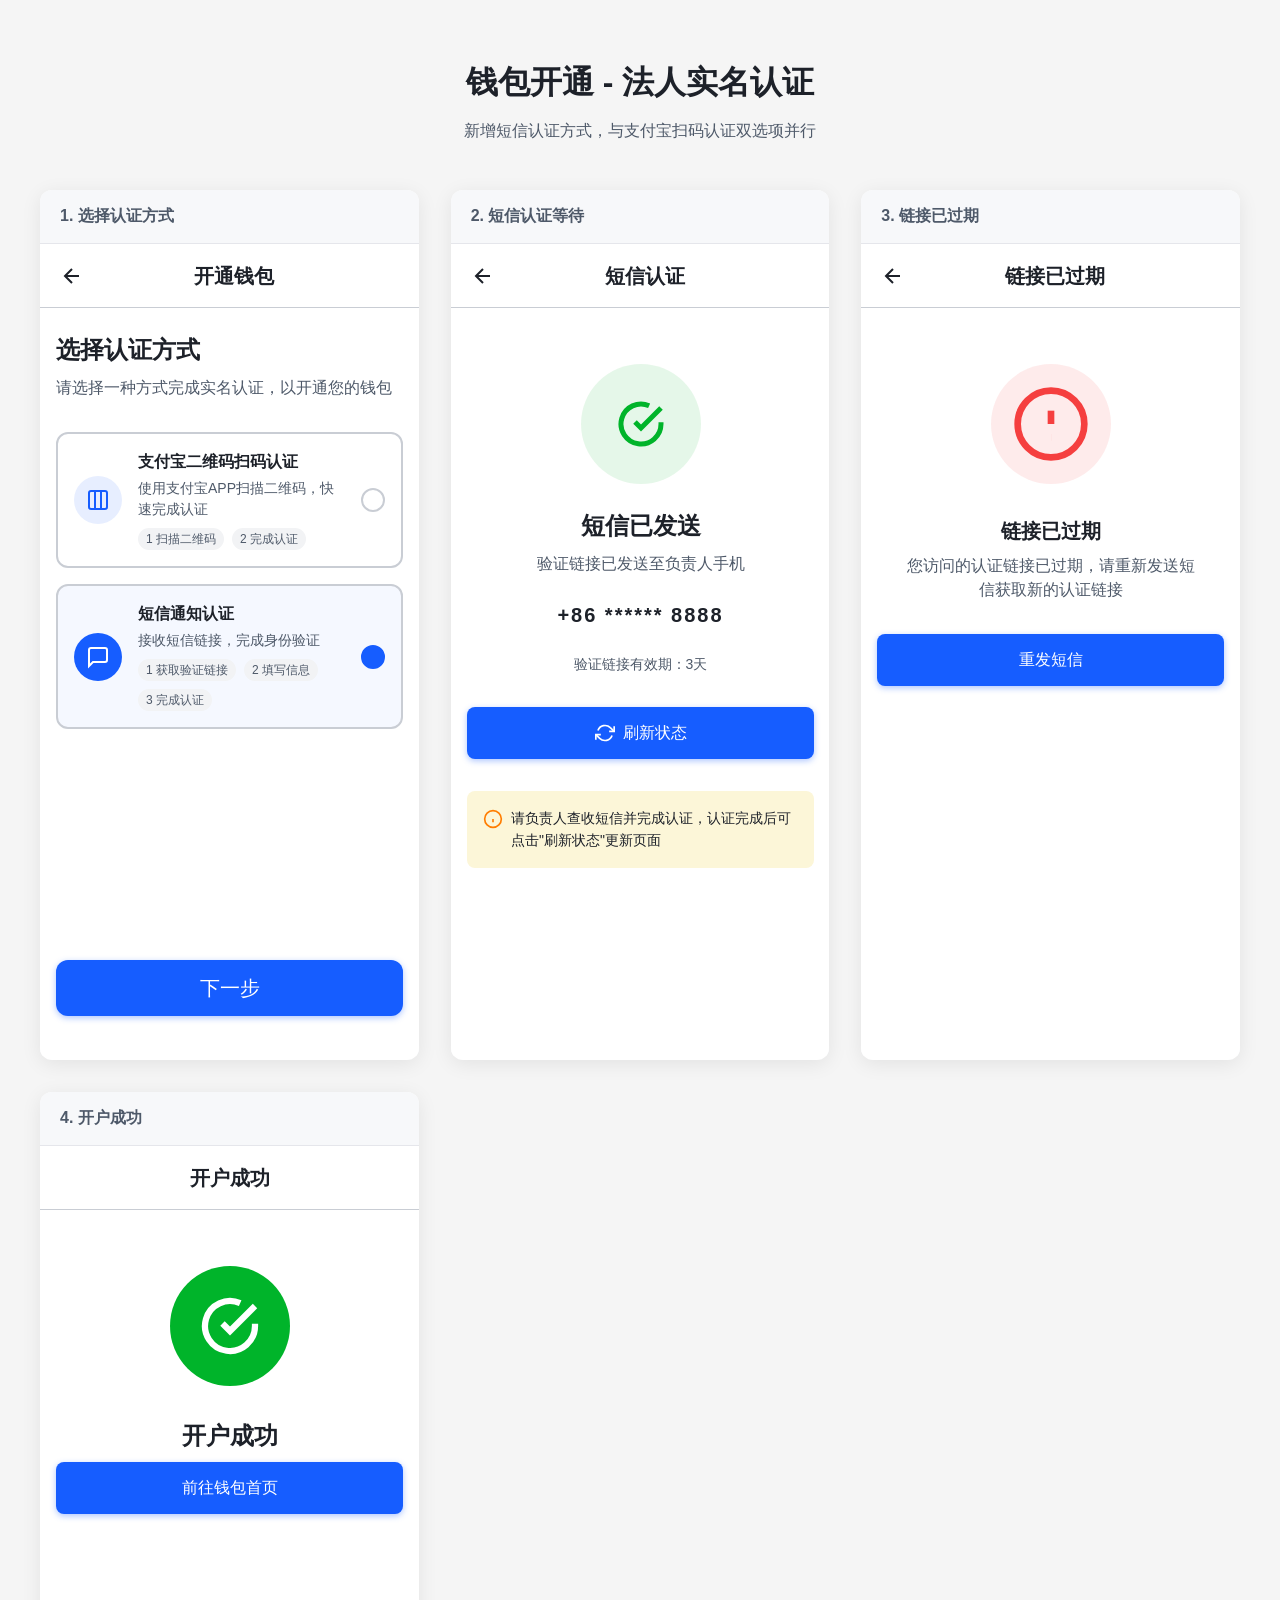
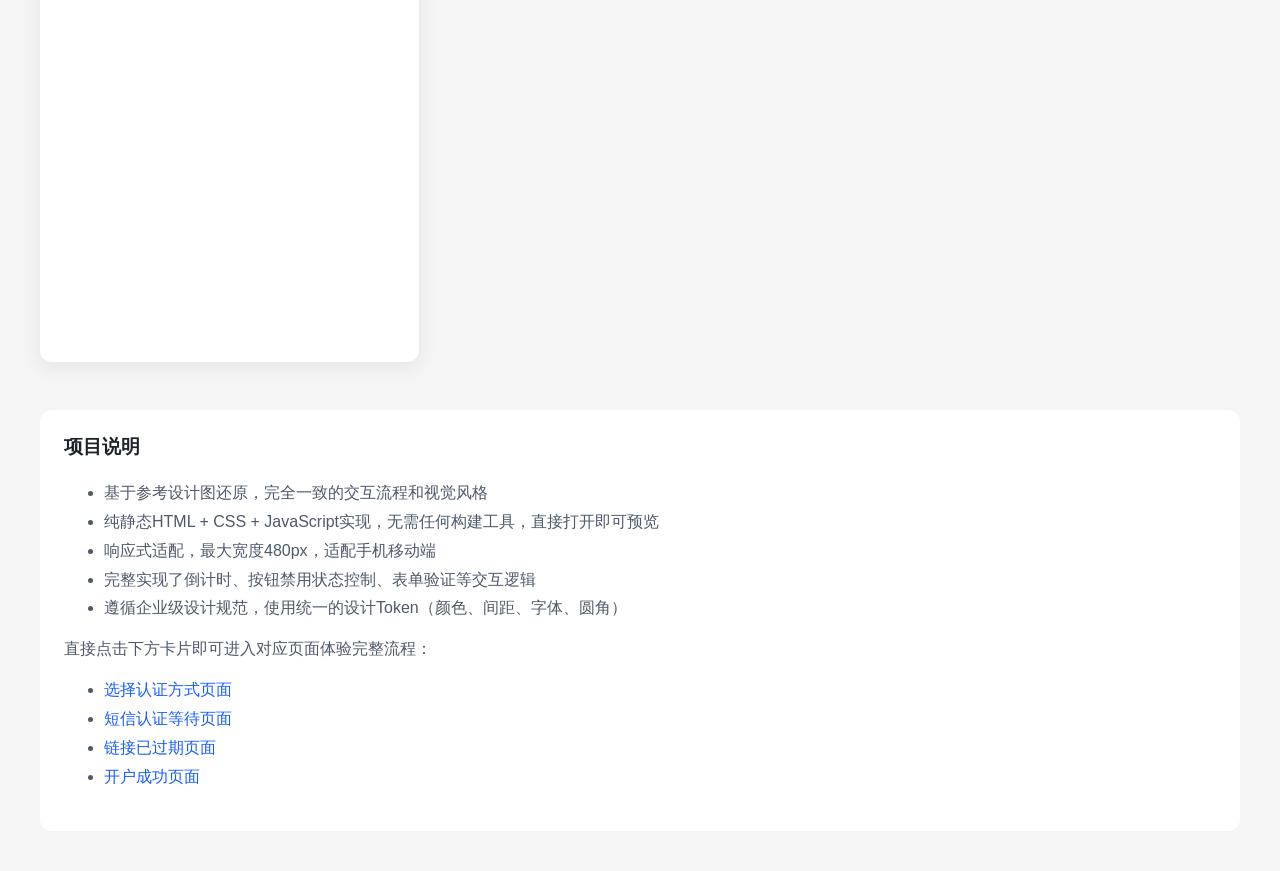
<file: index.html>
<!DOCTYPE html>
<html lang="zh-CN">
<head>
    <meta charset="UTF-8">
    <meta name="viewport" content="width=device-width, initial-scale=1.0">
    <title>钱包开通 - 法人实名认证</title>
    <style>
        body {
            font-family: -apple-system, BlinkMacSystemFont, "Segoe UI", Roboto, sans-serif;
            max-width: 1200px;
            margin: 0 auto;
            padding: 40px 20px;
            background-color: #f5f5f5;
        }
        h1 {
            text-align: center;
            color: #1D2129;
            margin-bottom: 8px;
        }
        .subtitle {
            text-align: center;
            color: #4E5969;
            margin-bottom: 48px;
        }
        .demo-grid {
            display: grid;
            grid-template-columns: repeat(auto-fit, minmax(375px, 1fr));
            gap: 32px;
            margin-bottom: 48px;
        }
        .demo-card {
            background: white;
            border-radius: 12px;
            overflow: hidden;
            box-shadow: 0 4px 20px rgba(0, 0, 0, 0.08);
        }
        .demo-title {
            padding: 16px 20px;
            background-color: #f7f8fa;
            border-bottom: 1px solid #e5e6eb;
            font-weight: 600;
            color: #4E5969;
        }
        .demo-frame {
            width: 100%;
            height: 812px;
            border: none;
        }
        .info-box {
            background: white;
            border-radius: 12px;
            padding: 24px;
            margin-top: 32px;
        }
        .info-box h3 {
            margin-top: 0;
            color: #1D2129;
        }
        ul {
            line-height: 1.8;
            color: #4E5969;
        }
        a {
            color: #165DFF;
            text-decoration: none;
        }
        a:hover {
            text-decoration: underline;
        }
    </style>
</head>
<body>
    <h1>钱包开通 - 法人实名认证</h1>
    <p class="subtitle">新增短信认证方式，与支付宝扫码认证双选项并行</p>

    <div class="demo-grid">
        <div class="demo-card">
            <div class="demo-title">1. 选择认证方式</div>
            <iframe class="demo-frame" src="pages/index.html"></iframe>
        </div>
        <div class="demo-card">
            <div class="demo-title">2. 短信认证等待</div>
            <iframe class="demo-frame" src="pages/sms.html"></iframe>
        </div>
        <div class="demo-card">
            <div class="demo-title">3. 链接已过期</div>
            <iframe class="demo-frame" src="pages/expired.html"></iframe>
        </div>
        <div class="demo-card">
            <div class="demo-title">4. 开户成功</div>
            <iframe class="demo-frame" src="pages/success.html"></iframe>
        </div>
    </div>

    <div class="info-box">
        <h3>项目说明</h3>
        <ul>
            <li>基于参考设计图还原，完全一致的交互流程和视觉风格</li>
            <li>纯静态HTML + CSS + JavaScript实现，无需任何构建工具，直接打开即可预览</li>
            <li>响应式适配，最大宽度480px，适配手机移动端</li>
            <li>完整实现了倒计时、按钮禁用状态控制、表单验证等交互逻辑</li>
            <li>遵循企业级设计规范，使用统一的设计Token（颜色、间距、字体、圆角）</li>
        </ul>
        <p style="margin-top: 16px; color: #4E5969;">直接点击下方卡片即可进入对应页面体验完整流程：</p>
        <ul>
            <li><a href="pages/index.html" target="_blank">选择认证方式页面</a></li>
            <li><a href="pages/sms.html" target="_blank">短信认证等待页面</a></li>
            <li><a href="pages/expired.html" target="_blank">链接已过期页面</a></li>
            <li><a href="pages/success.html" target="_blank">开户成功页面</a></li>
        </ul>
    </div>
</body>
</html>
</file>
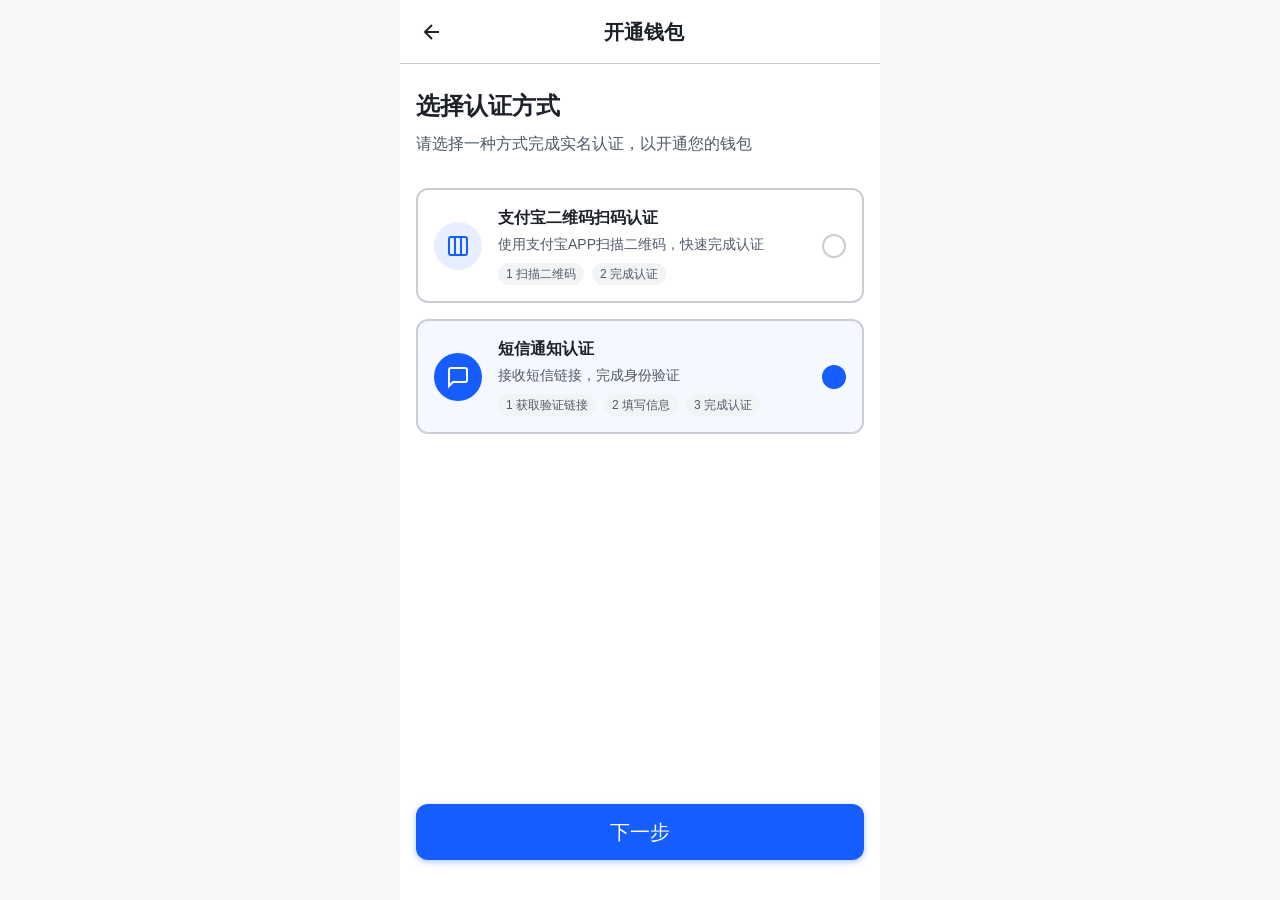
<file: pages/index.html>
<!DOCTYPE html>
<html lang="zh-CN">
<head>
    <meta charset="UTF-8">
    <meta name="viewport" content="width=device-width, initial-scale=1.0">
    <title>开通钱包 - 选择认证方式</title>
    <link rel="stylesheet" href="../styles/main.css">
</head>
<body>
    <div class="container">
        <!-- 头部导航 -->
        <header class="header">
            <button class="back-btn" id="backBtn">
                <svg width="24" height="24" viewBox="0 0 24 24" fill="none" stroke="currentColor" stroke-width="2">
                    <path d="M19 12H5M12 19l-7-7 7-7"/>
                </svg>
            </button>
            <h1 class="header-title">开通钱包</h1>
            <div class="header-placeholder"></div>
        </header>

        <!-- 内容区域 -->
        <main class="content">
            <div class="section">
                <h2 class="page-title">选择认证方式</h2>
                <p class="page-subtitle">请选择一种方式完成实名认证，以开通您的钱包</p>

                <!-- 认证方式选项 -->
                <div class="auth-options">
                    <!-- 二维码扫码认证 -->
                    <label class="auth-option-card">
                        <input type="radio" name="authMethod" value="qrcode" class="auth-radio">
                        <div class="option-content">
                            <div class="option-icon qrcode-icon">
                                <svg width="24" height="24" viewBox="0 0 24 24" fill="none" stroke="currentColor" stroke-width="2">
                                    <rect x="3" y="3" width="18" height="18" rx="2" ry="2"/>
                                    <line x1="9" y1="3" x2="9" y2="21"/>
                                    <line x1="15" y1="3" x2="15" y2="21"/>
                                </svg>
                            </div>
                            <div class="option-info">
                                <h3 class="option-title">支付宝二维码扫码认证</h3>
                                <p class="option-desc">使用支付宝APP扫描二维码，快速完成认证</p>
                                <div class="option-steps">
                                    <span class="step-tag">1 扫描二维码</span>
                                    <span class="step-tag">2 完成认证</span>
                                </div>
                            </div>
                            <div class="radio-indicator"></div>
                        </div>
                    </label>

                    <!-- 短信通知认证 -->
                    <label class="auth-option-card">
                        <input type="radio" name="authMethod" value="sms" class="auth-radio" checked>
                        <div class="option-content">
                            <div class="option-icon sms-icon">
                                <svg width="24" height="24" viewBox="0 0 24 24" fill="none" stroke="currentColor" stroke-width="2">
                                    <path d="M21 15a2 2 0 0 1-2 2H7l-4 4V5a2 2 0 0 1 2-2h14a2 2 0 0 1 2 2z"/>
                                </svg>
                            </div>
                            <div class="option-info">
                                <h3 class="option-title">短信通知认证</h3>
                                <p class="option-desc">接收短信链接，完成身份验证</p>
                                <div class="option-steps">
                                    <span class="step-tag">1 获取验证链接</span>
                                    <span class="step-tag">2 填写信息</span>
                                    <span class="step-tag">3 完成认证</span>
                                </div>
                            </div>
                            <div class="radio-indicator"></div>
                        </div>
                    </label>
                </div>

            </div>

            <!-- 底部按钮 -->
            <footer class="footer">
                <button class="next-btn disabled" id="nextBtn" disabled>下一步</button>
            </footer>
        </main>
    </div>

    <script src="../scripts/main.js"></script>
</body>
</html>
</file>
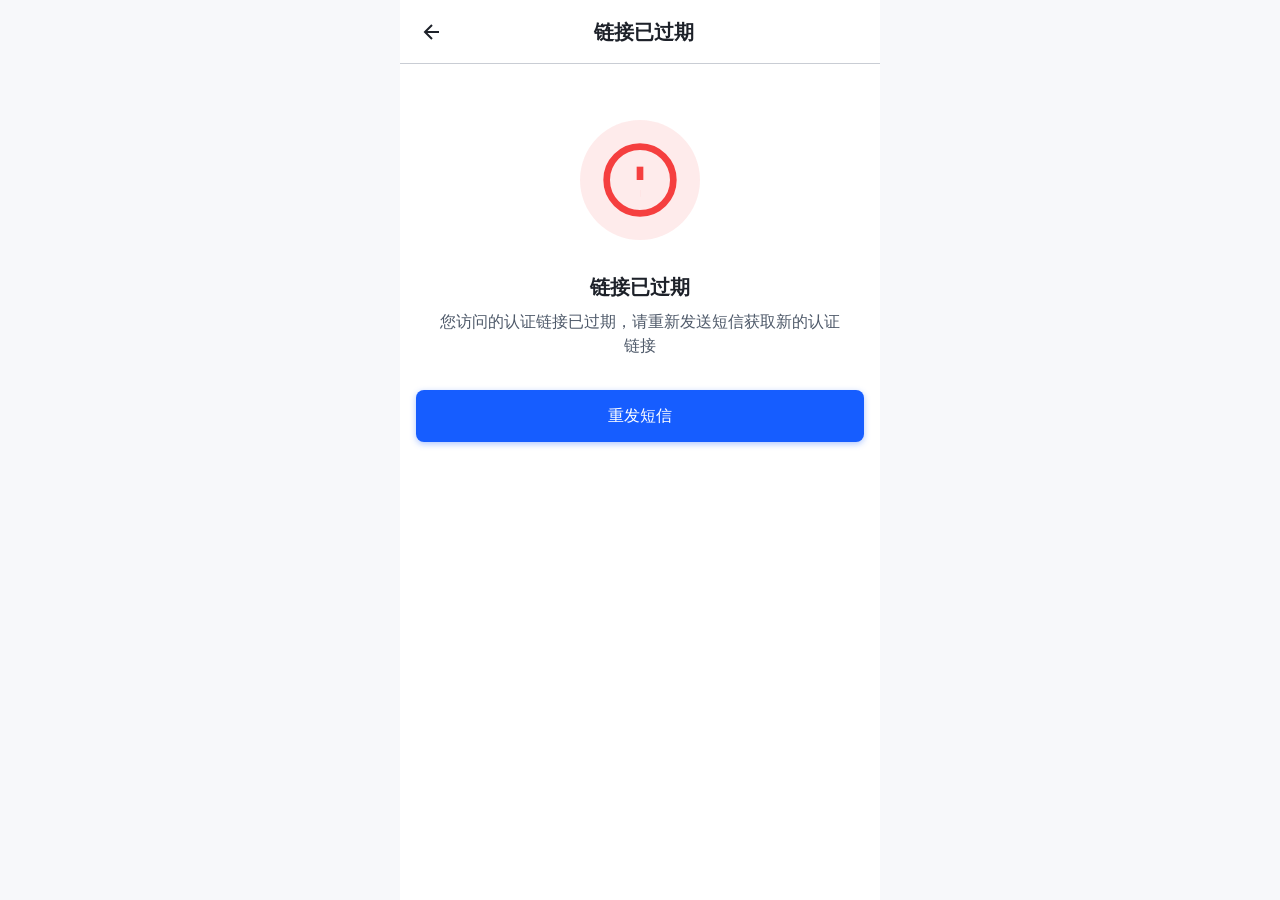
<file: pages/expired.html>
<!DOCTYPE html>
<html lang="zh-CN">
<head>
    <meta charset="UTF-8">
    <meta name="viewport" content="width=device-width, initial-scale=1.0">
    <title>链接已过期</title>
    <link rel="stylesheet" href="../styles/main.css">
</head>
<body>
    <div class="container">
        <!-- 头部导航 -->
        <header class="header">
            <button class="back-btn" id="backBtn">
                <svg width="24" height="24" viewBox="0 0 24 24" fill="none" stroke="currentColor" stroke-width="2">
                    <path d="M19 12H5M12 19l-7-7 7-7"/>
                </svg>
            </button>
            <h1 class="header-title">链接已过期</h1>
            <div class="header-placeholder"></div>
        </header>

        <!-- 内容区域 -->
        <main class="content">
            <div class="section expired-section">
                <!-- 过期图标 -->
                <div class="expired-icon">
                    <svg width="80" height="80" viewBox="0 0 24 24" fill="none" stroke="currentColor" stroke-width="2">
                        <circle cx="12" cy="12" r="10"/>
                        <line x1="12" y1="8" x2="12" y2="12"/>
                        <line x1="12" y1="16" x2="12.01" y2="16"/>
                    </svg>
                </div>

                <h2 class="expired-title">链接已过期</h2>
                <p class="expired-desc">您访问的认证链接已过期，请重新发送短信获取新的认证链接</p>

                <!-- 操作按钮 -->
                <div class="action-buttons">
                    <button class="primary-btn" id="resendBtn">重发短信</button>
                </div>
            </div>
        </main>
    </div>

    <script>
        document.addEventListener('DOMContentLoaded', function() {
            document.getElementById('resendBtn').addEventListener('click', function() {
                alert('短信已重新发送，请查收');
                // 返回短信已发送页面
                window.location.href = 'sms.html';
            });

            document.getElementById('backBtn').addEventListener('click', function() {
                window.location.href = 'index.html';
            });
        });
    </script>
</body>
</html>
</file>
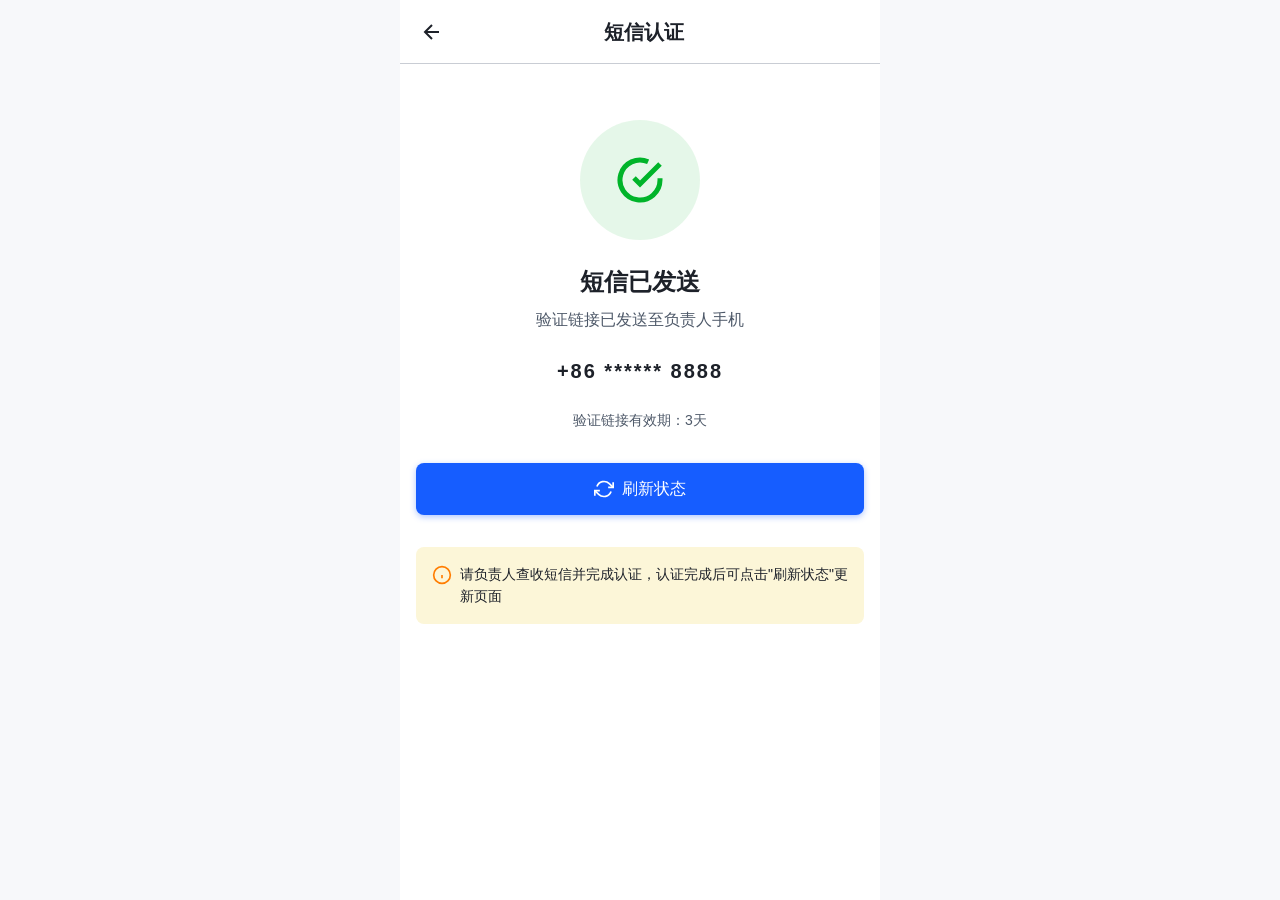
<file: pages/sms.html>
<!DOCTYPE html>
<html lang="zh-CN">
<head>
    <meta charset="UTF-8">
    <meta name="viewport" content="width=device-width, initial-scale=1.0">
    <title>短信认证</title>
    <link rel="stylesheet" href="../styles/main.css">
</head>
<body>
    <div class="container">
        <!-- 头部导航 -->
        <header class="header">
            <button class="back-btn" id="backBtn">
                <svg width="24" height="24" viewBox="0 0 24 24" fill="none" stroke="currentColor" stroke-width="2">
                    <path d="M19 12H5M12 19l-7-7 7-7"/>
                </svg>
            </button>
            <h1 class="header-title">短信认证</h1>
            <div class="header-placeholder"></div>
        </header>

        <!-- 内容区域 -->
        <main class="content">
            <div class="section sms-result-section">
                <!-- 成功图标 -->
                <div class="success-circle">
                    <svg width="48" height="48" viewBox="0 0 24 24" fill="none" stroke="currentColor" stroke-width="2">
                        <path d="M22 11.08V12a10 10 0 1 1-5.93-9.14"/>
                        <polyline points="22 4 12 14.01 9 11.01"/>
                    </svg>
                </div>

                <h2 class="main-title">短信已发送</h2>
                <p class="sub-title">验证链接已发送至负责人手机</p>
                
                <div class="phone-number">
                    +86 ****** 8888
                </div>

                <div class="expire-info">
                    验证链接有效期：3天
                </div>

                <!-- 操作按钮 -->
                <div class="action-buttons">
                    <button class="primary-btn" id="refreshBtn">
                        <svg width="20" height="20" viewBox="0 0 24 24" fill="none" stroke="currentColor" stroke-width="2">
                            <polyline points="23 4 23 10 17 10"/>
                            <polyline points="1 20 1 14 7 14"/>
                            <path d="M3.51 9a9 9 0 0 1 14.85-3.36L23 10M1 14l4.64 4.36A9 9 0 0 0 20.49 15"/>
                        </svg>
                        刷新状态
                    </button>
                    <button class="outline-btn" id="resendBtn" style="display: none;">
                        重发短信
                    </button>
                </div>

                <!-- 提示信息 -->
                <div class="info-tip">
                    <svg width="20" height="20" viewBox="0 0 24 24" fill="none" stroke="currentColor" stroke-width="2">
                        <circle cx="12" cy="12" r="10"/>
                        <line x1="12" y1="16" x2="12" y2="12"/>
                        <line x1="12" y1="8" x2="12.01" y2="8"/>
                    </svg>
                    <p>请负责人查收短信并完成认证，认证完成后可点击"刷新状态"更新页面</p>
                </div>
            </div>

        </main>
    </div>

    <script src="../scripts/sms.js"></script>
</body>
</html>
</file>
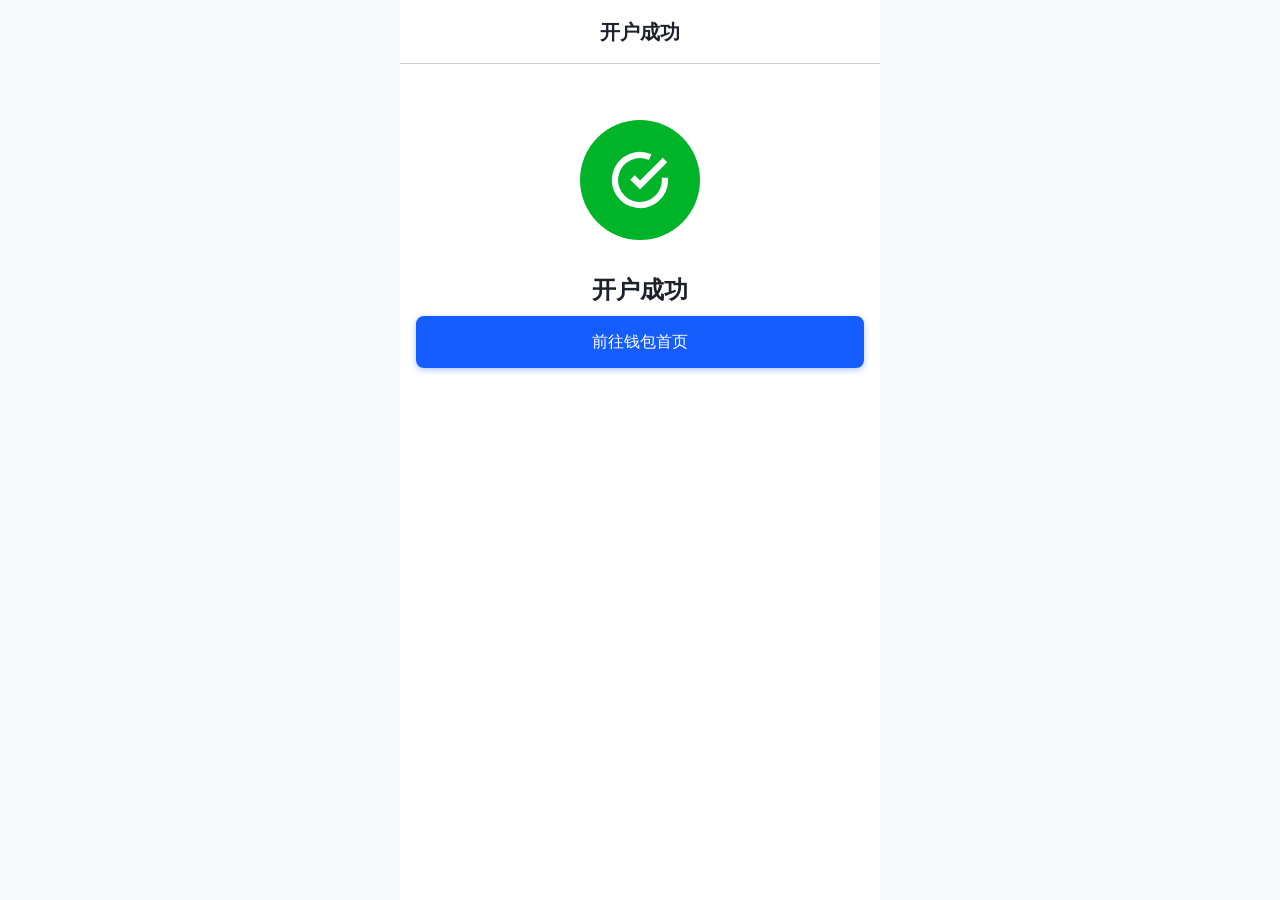
<file: pages/success.html>
<!DOCTYPE html>
<html lang="zh-CN">
<head>
    <meta charset="UTF-8">
    <meta name="viewport" content="width=device-width, initial-scale=1.0">
    <title>开户成功</title>
    <link rel="stylesheet" href="../styles/main.css">
</head>
<body>
    <div class="container">
        <!-- 头部导航 -->
        <header class="header">
            <div class="header-placeholder"></div>
            <h1 class="header-title">开户成功</h1>
            <div class="header-placeholder"></div>
        </header>

        <!-- 内容区域 -->
        <main class="content">
            <div class="section success-section">
                <!-- 成功图标 -->
                <div class="success-icon-large">
                    <svg width="80" height="80" viewBox="0 0 24 24" fill="none" stroke="currentColor" stroke-width="2">
                        <path d="M22 11.08V12a10 10 0 1 1-5.93-9.14"/>
                        <polyline points="22 4 12 14.01 9 11.01"/>
                    </svg>
                </div>

                <h2 class="success-title">开户成功</h2>

                <!-- 操作按钮 -->
                <div class="action-buttons">
                    <button class="primary-btn" id="goToWallet">前往钱包首页</button>
                </div>
            </div>
        </main>
    </div>

    <script>
        document.addEventListener('DOMContentLoaded', function() {
            document.getElementById('goToWallet').addEventListener('click', function() {
                alert('即将跳转到钱包首页');
            });
        });
    </script>
</body>
</html>
</file>
<file: styles/main.css>
/* ============================================
   设计系统 Token - 基于企业级财务产品规范
   ============================================ */

:root {
    /* 颜色系统 */
    --color-primary: #165DFF;
    --color-success: #00B42A;
    --color-warning: #FF7D00;
    --color-error: #F53F3F;
    --color-text-primary: #1D2129;
    --color-text-secondary: #4E5969;
    --color-text-placeholder: #C9CDD4;
    --color-border: #C9CDD4;
    --color-bg-light: #F2F3F5;
    --color-bg-page: #F7F8FA;
    --color-bg-card: #FFFFFF;
    --color-info-bg: #FCF6D8;
    --color-security-bg: #E8F3FF;

    /* 圆角 */
    --radius-sm: 6px;
    --radius-md: 8px;
    --radius-lg: 12px;
    --radius-full: 9999px;

    /* 阴影 */
    --shadow-card: 0 2px 14px 0 rgba(0, 0, 0, 0.06);
    --shadow-btn: 0 2px 6px 0 rgba(22, 93, 255, 0.35);

    /* 间距 */
    --spacing-xs: 4px;
    --spacing-sm: 8px;
    --spacing-md: 16px;
    --spacing-lg: 24px;
    --spacing-xl: 32px;

    /* 字体 */
    --font-size-xs: 12px;
    --font-size-sm: 14px;
    --font-size-md: 16px;
    --font-size-lg: 20px;
    --font-size-xl: 24px;
    --font-weight-normal: 400;
    --font-weight-medium: 500;
    --font-weight-semibold: 600;
    --font-weight-bold: 700;

    /* 过渡 */
    --transition-fast: 0.16s ease;
    --transition-normal: 0.24s ease;
}

/* ============================================
   基础重置
   ============================================ */

* {
    margin: 0;
    padding: 0;
    box-sizing: border-box;
}

body {
    font-family: -apple-system, BlinkMacSystemFont, "Segoe UI", Roboto, "Helvetica Neue", Arial, sans-serif;
    background-color: var(--color-bg-page);
    color: var(--color-text-primary);
    font-size: var(--font-size-md);
    line-height: 1.5;
    -webkit-font-smoothing: antialiased;
    -moz-osx-font-smoothing: grayscale;
}

/* ============================================
   容器布局
   ============================================ */

.container {
    min-height: 100vh;
    display: flex;
    flex-direction: column;
    max-width: 480px;
    margin: 0 auto;
    background-color: var(--color-bg-card);
}

/* ============================================
   头部导航
   ============================================ */

.header {
    display: flex;
    align-items: center;
    justify-content: space-between;
    padding: var(--spacing-md) var(--spacing-md);
    background-color: var(--color-bg-card);
    border-bottom: 1px solid var(--color-border);
    height: 64px;
}

.back-btn {
    background: none;
    border: none;
    padding: var(--spacing-xs);
    cursor: pointer;
    color: var(--color-text-primary);
    border-radius: var(--radius-sm);
    display: flex;
    align-items: center;
    justify-content: center;
    transition: background-color var(--transition-fast);
}

.back-btn:hover {
    background-color: var(--color-bg-light);
}

.header-title {
    font-size: var(--font-size-lg);
    font-weight: var(--font-weight-semibold);
    color: var(--color-text-primary);
}

.header-placeholder {
    width: 24px;
}

/* ============================================
   内容区域
   ============================================ */

.content {
    flex: 1;
    padding: var(--spacing-lg) var(--spacing-md);
    display: flex;
    flex-direction: column;
}

.section {
    flex: 1;
}

.page-title {
    font-size: var(--font-size-xl);
    font-weight: var(--font-weight-bold);
    color: var(--color-text-primary);
    margin-bottom: var(--spacing-sm);
}

.page-subtitle {
    font-size: var(--font-size-md);
    color: var(--color-text-secondary);
    margin-bottom: var(--spacing-xl);
}

.main-title {
    font-size: var(--font-size-xl);
    font-weight: var(--font-weight-bold);
    color: var(--color-text-primary);
    text-align: center;
    margin-bottom: var(--spacing-sm);
}

.sub-title {
    font-size: var(--font-size-md);
    color: var(--color-text-secondary);
    text-align: center;
    margin-bottom: var(--spacing-lg);
}

/* ============================================
   认证选项卡片
   ============================================ */

.auth-options {
    display: flex;
    flex-direction: column;
    gap: var(--spacing-md);
    margin-bottom: var(--spacing-lg);
}

.auth-option-card {
    border: 2px solid var(--color-border);
    border-radius: var(--radius-lg);
    cursor: pointer;
    transition: all var(--transition-fast);
    overflow: hidden;
}

.auth-option-card:hover {
    border-color: var(--color-primary);
    background-color: rgba(22, 93, 255, 0.02);
}

.auth-option-card input.auth-radio {
    display: none;
}

.auth-option-card input.auth-radio:checked + .option-content {
    background-color: rgba(22, 93, 255, 0.04);
}

.auth-option-card input.auth-radio:checked ~ .option-content .radio-indicator {
    background-color: var(--color-primary);
    border-color: var(--color-primary);
}

.auth-option-card input.auth-radio:checked ~ .option-content .option-icon {
    background-color: var(--color-primary);
    color: white;
}

.option-content {
    display: flex;
    align-items: center;
    gap: var(--spacing-md);
    padding: var(--spacing-md);
    transition: background-color var(--transition-fast);
}

.option-icon {
    width: 48px;
    height: 48px;
    border-radius: 50%;
    background-color: rgba(22, 93, 255, 0.1);
    color: var(--color-primary);
    display: flex;
    align-items: center;
    justify-content: center;
    flex-shrink: 0;
    transition: all var(--transition-fast);
}

.option-info {
    flex: 1;
}

.option-title {
    font-size: var(--font-size-md);
    font-weight: var(--font-weight-semibold);
    color: var(--color-text-primary);
    margin-bottom: var(--spacing-xs);
}

.option-desc {
    font-size: var(--font-size-sm);
    color: var(--color-text-secondary);
    margin-bottom: var(--spacing-sm);
}

.option-steps {
    display: flex;
    gap: var(--spacing-sm);
    flex-wrap: wrap;
}

.step-tag {
    font-size: var(--font-size-xs);
    color: var(--color-text-secondary);
    background-color: var(--color-bg-light);
    padding: 2px 8px;
    border-radius: var(--radius-full);
}

.radio-indicator {
    width: 24px;
    height: 24px;
    border-radius: 50%;
    border: 2px solid var(--color-border);
    background-color: var(--color-bg-card);
    flex-shrink: 0;
    transition: all var(--transition-fast);
}

/* ============================================
   安全提示
   ============================================ */

.security-tip {
    display: flex;
    align-items: flex-start;
    gap: var(--spacing-sm);
    background-color: var(--color-security-bg);
    padding: var(--spacing-md);
    border-radius: var(--radius-md);
    margin-bottom: var(--spacing-xl);
}

.security-tip svg {
    color: var(--color-primary);
    flex-shrink: 0;
    margin-top: 2px;
}

.security-tip p {
    font-size: var(--font-size-sm);
    color: var(--color-text-primary);
    line-height: 1.6;
}

/* ============================================
   短信认证成功页面样式
   ============================================ */

.sms-result-section {
    display: flex;
    flex-direction: column;
    align-items: center;
    padding-top: var(--spacing-xl);
}

.success-circle {
    width: 120px;
    height: 120px;
    border-radius: 50%;
    background-color: rgba(0, 180, 42, 0.1);
    display: flex;
    align-items: center;
    justify-content: center;
    margin-bottom: var(--spacing-lg);
    color: var(--color-success);
}

.success-circle svg {
    stroke-width: 2.5;
}

.phone-number {
    font-size: var(--font-size-lg);
    font-weight: var(--font-weight-semibold);
    color: var(--color-text-primary);
    margin-bottom: var(--spacing-lg);
    letter-spacing: 2px;
}

.expire-info {
    font-size: var(--font-size-sm);
    color: var(--color-text-secondary);
    margin-bottom: var(--spacing-xl);
}

.action-buttons {
    width: 100%;
    display: flex;
    flex-direction: column;
    gap: var(--spacing-md);
    margin-bottom: var(--spacing-xl);
}

/* ============================================
   过期页面样式
   ============================================ */

.expired-section {
    display: flex;
    flex-direction: column;
    align-items: center;
    padding-top: var(--spacing-xl);
}

.error-circle {
    width: 100px;
    height: 100px;
    border-radius: 50%;
    background-color: rgba(245, 63, 63, 0.1);
    display: flex;
    align-items: center;
    justify-content: center;
    margin-bottom: var(--spacing-lg);
    color: var(--color-error);
}

/* ============================================
   按钮样式
   ============================================ */

.footer {
    padding: var(--spacing-md) 0;
    margin-top: auto;
}

.next-btn {
    width: 100%;
    height: 56px;
    font-size: var(--font-size-lg);
    font-weight: var(--font-weight-medium);
    border: none;
    border-radius: var(--radius-lg);
    cursor: pointer;
    transition: all var(--transition-fast);
}

.next-btn:not(.disabled) {
    background-color: var(--color-primary);
    color: white;
    box-shadow: var(--shadow-btn);
}

.next-btn:not(.disabled):hover {
    background-color: #0E42CB;
}

.next-btn.disabled {
    background-color: var(--color-border);
    color: var(--color-text-placeholder);
    cursor: not-allowed;
}

.primary-btn {
    width: 100%;
    height: 52px;
    font-size: var(--font-size-md);
    font-weight: var(--font-weight-medium);
    background-color: var(--color-primary);
    color: white;
    border: none;
    border-radius: var(--radius-md);
    cursor: pointer;
    display: flex;
    align-items: center;
    justify-content: center;
    gap: var(--spacing-sm);
    transition: background-color var(--transition-fast);
    box-shadow: var(--shadow-btn);
}

.primary-btn:hover {
    background-color: #0E42CB;
}

.primary-btn.full-width {
    width: 100%;
}

.primary-btn .btn-subtitle {
    display: block;
    font-size: var(--font-size-xs);
    font-weight: var(--font-weight-normal);
    opacity: 0.8;
}

.outline-btn {
    width: 100%;
    height: 52px;
    font-size: var(--font-size-md);
    font-weight: var(--font-weight-medium);
    background-color: transparent;
    color: var(--color-text-primary);
    border: 1px solid var(--color-border);
    border-radius: var(--radius-md);
    cursor: pointer;
    display: flex;
    align-items: center;
    justify-content: center;
    gap: var(--spacing-sm);
    transition: all var(--transition-fast);
}

.outline-btn:hover:not(:disabled) {
    border-color: var(--color-primary);
    color: var(--color-primary);
    background-color: rgba(22, 93, 255, 0.02);
}

.outline-btn:disabled {
    color: var(--color-text-placeholder);
    cursor: not-allowed;
}

.outline-btn.full-width {
    width: 100%;
}

.countdown {
    color: var(--color-text-secondary);
}

/* ============================================
   信息提示框
   ============================================ */

.info-tip {
    width: 100%;
    display: flex;
    align-items: flex-start;
    gap: var(--spacing-sm);
    background-color: var(--color-info-bg);
    padding: var(--spacing-md);
    border-radius: var(--radius-md);
}

.info-tip svg {
    color: var(--color-warning);
    flex-shrink: 0;
    margin-top: 2px;
}

.info-tip p {
    font-size: var(--font-size-sm);
    color: var(--color-text-primary);
    line-height: 1.6;
}

/* ============================================
   帮助底部
   ============================================ */

.help-footer {
    margin-top: var(--spacing-xl);
    text-align: center;
}

.help-footer p {
    font-size: var(--font-size-sm);
    color: var(--color-text-secondary);
    margin-bottom: var(--spacing-sm);
}

.help-link {
    font-size: var(--font-size-md);
    color: var(--color-primary);
    text-decoration: none;
    font-weight: var(--font-weight-medium);
}

.help-link:hover {
    text-decoration: underline;
}

/* ============================================
   开户成功页面样式
   ============================================ */

.success-section {
    display: flex;
    flex-direction: column;
    align-items: center;
    padding-top: var(--spacing-xl);
}

.expired-section {
    display: flex;
    flex-direction: column;
    align-items: center;
    padding-top: var(--spacing-xl);
}

.expired-icon {
    width: 120px;
    height: 120px;
    margin-bottom: var(--spacing-xl);
    background-color: rgba(245, 63, 63, 0.1);
    border-radius: 50%;
    display: flex;
    align-items: center;
    justify-content: center;
    color: var(--color-error);
}

.expired-title {
    font-size: var(--font-size-lg);
    font-weight: var(--font-weight-semibold);
    color: var(--color-text-primary);
    margin-bottom: var(--spacing-sm);
}

.expired-desc {
    font-size: var(--font-size-md);
    color: var(--color-text-secondary);
    margin-bottom: var(--spacing-xl);
    text-align: center;
    padding: 0 var(--spacing-lg);
}

.success-icon-large {
    width: 120px;
    height: 120px;
    margin-bottom: var(--spacing-xl);
    background-color: var(--color-success);
    border-radius: 50%;
    display: flex;
    align-items: center;
    justify-content: center;
    color: white;
}

.success-icon-large svg {
    width: 60px;
    height: 60px;
    stroke-width: 2.5;
}

.success-title {
    font-size: var(--font-size-xl);
    font-weight: var(--font-weight-semibold);
    color: var(--color-text-primary);
    margin-bottom: var(--spacing-sm);
}

.success-desc {
    font-size: var(--font-size-md);
    color: var(--color-text-secondary);
    margin-bottom: var(--spacing-xl);
}

.success-info-card {
    background-color: var(--color-bg-light);
    border-radius: var(--radius-lg);
    padding: var(--spacing-lg);
    margin-bottom: var(--spacing-xl);
    width: 100%;
    text-align: left;
}

.info-row {
    display: flex;
    justify-content: space-between;
    padding: var(--spacing-md) 0;
    border-bottom: 1px solid var(--color-border);
}

.info-row:last-child {
    border-bottom: none;
}

.info-label {
    color: var(--color-text-secondary);
    font-size: var(--font-size-sm);
}

.info-value {
    color: var(--color-text-primary);
    font-weight: var(--font-weight-medium);
    font-size: var(--font-size-sm);
}

.next-steps {
    text-align: left;
    width: 100%;
    margin-bottom: var(--spacing-xl);
}

.steps-title {
    font-size: var(--font-size-md);
    font-weight: var(--font-weight-semibold);
    color: var(--color-text-primary);
    margin-bottom: var(--spacing-md);
}

.steps-list {
    list-style: none;
    padding: 0;
}

.steps-list li {
    color: var(--color-text-secondary);
    padding: var(--spacing-sm) 0;
    padding-left: var(--spacing-lg);
    position: relative;
}

.steps-list li::before {
    content: '';
    position: absolute;
    left: 0;
    top: 50%;
    transform: translateY(-50%);
    width: 6px;
    height: 6px;
    background-color: var(--color-primary);
    border-radius: 50%;
}

/* ============================================
   响应式适配
   ============================================ */

@media (max-width: 375px) {
    :root {
        --spacing-xl: 24px;
        --spacing-lg: 20px;
    }
    
    .page-title {
        font-size: 22px;
    }
}
</file>
